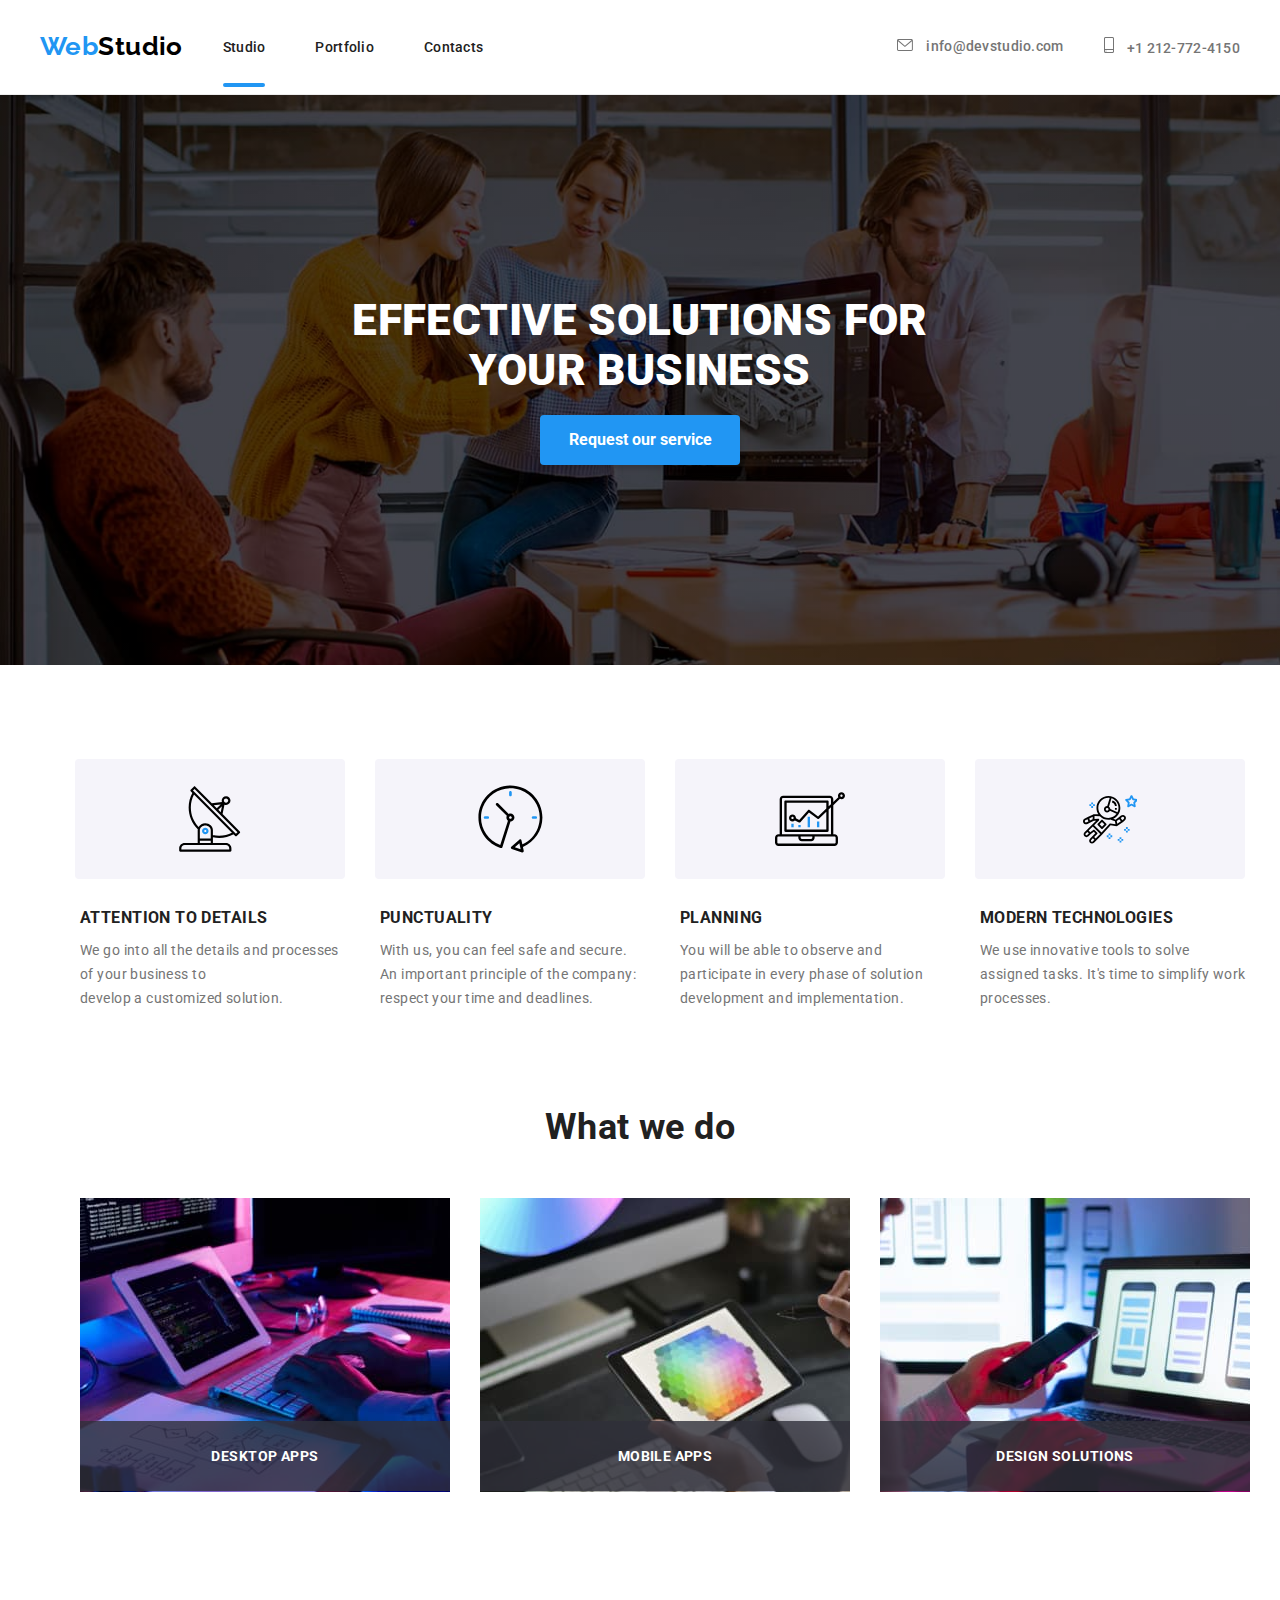
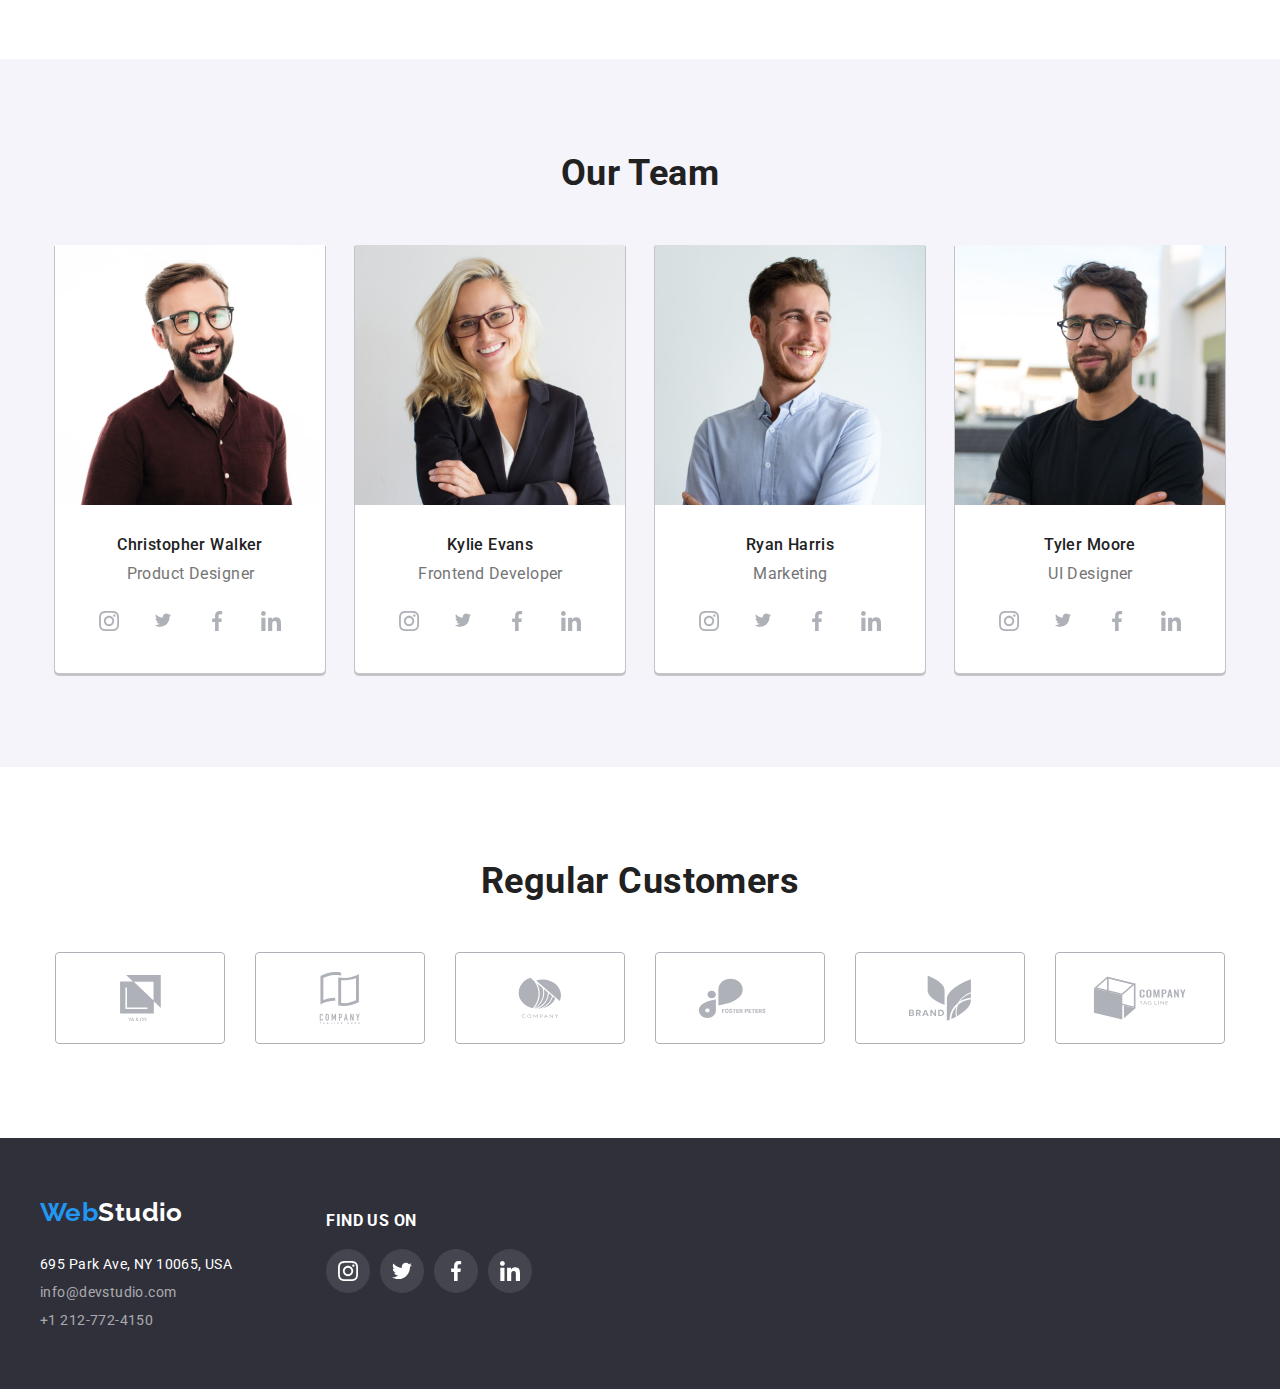
<file: index.html>
<!DOCTYPE html>
<html lang="en">
  <head>
    <meta charset="UTF-8" />
    <meta http-equiv="X-UA-Compatible" content="IE=edge" />
    <meta name="viewport" content="width=device-width, initial-scale=1.0" />
    <title>WebStudio</title>
    <link rel="preconnect" href="https://fonts.googleapis.com" />
    <link rel="preconnect" href="https://fonts.gstatic.com" crossorigin />
    <link
      href="https://fonts.googleapis.com/css2?family=Raleway:wght@700&family=Roboto:wght@400;500;700;900&display=swap"
      rel="stylesheet"
    />
    <link
      rel="stylesheet"
      href="https://cdnjs.cloudflare.com/ajax/libs/modern-normalize/1.0.0/modern-normalize.min.css"
    />
    <link rel="stylesheet" href="./css/styles.css" />
  </head>
  <body>
    <div data-modal class="modal is-hidden">
      <div class="inner-modal">
        <button data-modal-close class="modal-button">
          <svg height="11px" height="11px">
            <use href="./images/symbol-defs.svg#icon-close"></use>
          </svg>
        </button>
      </div>
    </div>
    <div class="container">
      <!--Header-->
      <header class="page-header">
        <div class="container-inner">
          <nav class="header-navigation">
            <a class="logo" href="/">Web</a>
            <ul class="navigation-list" class="unstyled-list">
              <li class="nav-list-item">
                <a class="hover-part list-a active-link" href="./index.html">Studio</a>
              </li>
              <li class="nav-list-item">
                <a class="hover-part list-a" href="./portofolio.html"
                  >Portfolio</a
                >
              </li>
              <li class="nav-list-item">
                <a class="hover-part list-a" href="#">Contacts</a>
              </li>
            </ul>

            <ul class="right-navigation unstyled-list">
              <li class="contact-list-item">
                <a class="header-icons" href="#">
                  <svg class="svg-header hover-part" width="16" height="12">
                    <use href="./images/symbol-defs.svg#icon-mail"></use>
                  </svg>
                </a>
                <a class="hover-part" href="mailto:info@devstudio.com"
                  >info@devstudio.com</a
                >
              </li>
              <li class="contact-list-item">
                <a class="header-icons" href="#">
                  <svg class="svg-header hover-part" width="10" height="16">
                    <use href="./images/symbol-defs.svg#icon-telefon"></use>
                  </svg>
                </a>
                <a class="hover-part phone-number" href="tel:+12127724150"
                  >+1 212-772-4150</a
                >
              </li>
            </ul>
          </nav>
        </div>
      </header>

      <main>
        <!--Hero Section-->
        <section class="hero-section">
          <div class="container-inner">
            <div class="hero">
              <h1 class="main-title">EFFECTIVE SOLUTIONS FOR YOUR BUSINESS</h1>
              <button data-modal-open class="button-style">Request our service</button>
            </div>
          </div>
        </section>
        <!--Middle Section-->
        <section class="middle-section">
          <div class="container-inner">
            <ul class="unstyled-list middle-icons">
              <li>
                <a class="backgound-mid-icons" href="#">
                  <svg height="70" width="65.31">
                    <use
                      class="hover-part"
                      href="./images/symbol-defs.svg#icon-antenna-1-1-1"
                    ></use>
                  </svg>
                </a>
              </li>
              <li>
                <a class="backgound-mid-icons" href="#">
                  <svg height="70" width="66.90">
                    <use
                      href="./images/symbol-defs.svg#icon-clock-1-1-1-1"
                    ></use>
                  </svg>
                </a>
              </li>
              <li>
                <a class="backgound-mid-icons" href="#">
                  <svg height="53,69" width="70">
                    <use
                      href="./images/symbol-defs.svg#icon-diagram-1-1-1"
                    ></use>
                  </svg>
                </a>
              </li>
              <li>
                <a class="backgound-mid-icons" href="#">
                  <svg height="60.66" width="54.83">
                    <use
                      href="./images/symbol-defs.svg#icon-astronaut-1-1-2"
                    ></use>
                  </svg>
                </a>
              </li>
            </ul>
          </div>
          <div class="container-inner">
            <ul class="unstyled-list text-section-list">
              <li class="mid-section-list">
                <h3 class="subtitle-section">ATTENTION TO DETAILS</h3>
                <p class="text-section">
                  We go into all the details and processes <br />
                  of your business to<br />
                  develop a customized solution.
                </p>
              </li>
              <li class="mid-section-list">
                <h3 class="subtitle-section">PUNCTUALITY</h3>
                <p class="text-section">
                  With us, you can feel safe and secure.<br />
                  An important principle of the company:<br />
                  respect your time and deadlines.
                </p>
              </li>
              <li class="mid-section-list">
                <h3 class="subtitle-section">PLANNING</h3>
                <p class="text-section">
                  You will be able to observe and <br />
                  participate in every phase of solution <br />development and
                  implementation.
                </p>
              </li>
              <li class="mid-section-list">
                <h3 class="subtitle-section">MODERN TECHNOLOGIES</h3>
                <p class="text-section">
                  We use innovative tools to solve<br />
                  assigned tasks. It's time to simplify work<br />
                  processes.
                </p>
              </li>
            </ul>
          </div>
        </section>
        <!--Our Work Section-->
        <section class="ourwork-section">
          <div class="container-inner">
            <h2 class="title-section">What we do</h2>
            <ul class="unstyled-list our-work-images">
              <li class="images-section">
                <img
                  width="370"
                  src="./images/Gadgeturi (1).jpg"
                  alt="Gadgeturi 1"
                />
                <p class="ourwork-text">DESKTOP APPS</p>
              </li class="images-section">
              <li>
                <img
                  width="370"
                  src="./images/Gadgeturi (2).jpg"
                  alt="Gadgeturi 2"
                />
                <p class="ourwork-text">Mobile APPS</p>
              </li>
              <li class="images-section">
                <img
                  width="370"
                  src="./images/Gadgeturi (3).jpg"
                  alt="Gadgeturi  3"
                />
                <p class="ourwork-text">DESIGN SOLUTIONS</p>
              </li>
            </ul>
          </div>
        </section>
        <!--Our Time Section-->
        <section class="ourtime-section">
          <div class="container-inner">
            <h2 class="title-section">Our Team</h2>
            <ul class="unstyled-list our-time-images">
              <li class="box-section">
                <img
                  width="270"
                  src="./images/teme members (1).jpg"
                  alt="Christopher Walker"
                />
                <h3 class="name-section name">Christopher Walker</h3>
                <p class="role-section">Product Designer</p>
                <div class="socialmedia-icon-ourtime">
                  <ul class="unstyled-list ul-icons-ourtime">
                    <li>
                      <a class="backgound-ourtime-icons" href="#">
                        <svg width="20px" height="20px">
                          <use
                            href="./images/symbol-defs.svg#icon-instagram-1"
                          ></use>
                        </svg>
                      </a>
                    </li>
                    <li>
                      <a class="backgound-ourtime-icons" href="#">
                        <svg width="20px" height="16.25px">
                          <use
                            href="./images/symbol-defs.svg#icon-twitter-1"
                          ></use>
                        </svg>
                      </a>
                    </li>
                    <li>
                      <a class="backgound-ourtime-icons" href="#">
                        <svg width="20px" height="20px">
                          <use
                            href="./images/symbol-defs.svg#icon-facebook-1"
                          ></use>
                        </svg>
                      </a>
                    </li>
                    <li>
                      <a class="backgound-ourtime-icons" href="#">
                        <svg width="20px" height="20px">
                          <use
                            href="./images/symbol-defs.svg#icon-linkedin-1"
                          ></use>
                        </svg>
                      </a>
                    </li>
                  </ul>
                </div>
              </li>

              <li class="box-section">
                <img
                  width="270"
                  src="./images/teme members (2).jpg"
                  alt="Kylie Evans"
                />
                <h3 class="name-section">Kylie Evans</h3>
                <p class="role-section">Frontend Developer</p>
                <div class="socialmedia-icon-ourtime">
                  <ul class="unstyled-list ul-icons-ourtime">
                    <li>
                      <a class="backgound-ourtime-icons" href="#">
                        <svg width="20px" height="20px">
                          <use
                            href="./images/symbol-defs.svg#icon-instagram-1"
                          ></use>
                        </svg>
                      </a>
                    </li>
                    <li>
                      <a class="backgound-ourtime-icons" href="#">
                        <svg width="20px" height="16.25px">
                          <use
                            href="./images/symbol-defs.svg#icon-twitter-1"
                          ></use>
                        </svg>
                      </a>
                    </li>
                    <li>
                      <a class="backgound-ourtime-icons" href="#">
                        <svg width="20px" height="20px">
                          <use
                            href="./images/symbol-defs.svg#icon-facebook-1"
                          ></use>
                        </svg>
                      </a>
                    </li>
                    <li>
                      <a class="backgound-ourtime-icons" href="#">
                        <svg width="20px" height="20px">
                          <use
                            href="./images/symbol-defs.svg#icon-linkedin-1"
                          ></use>
                        </svg>
                      </a>
                    </li>
                  </ul>
                </div>
              </li>
              <li class="box-section">
                <img
                  width="270"
                  src="./images/teme members (3).jpg"
                  alt="Ryan Harris"
                />
                <h3 class="name-section name">Ryan Harris</h3>
                <p class="role-section">Marketing</p>
                <div class="socialmedia-icon-ourtime">
                  <ul class="unstyled-list ul-icons-ourtime">
                    <li>
                      <a class="backgound-ourtime-icons" href="#">
                        <svg width="20px" height="20px">
                          <use
                            href="./images/symbol-defs.svg#icon-instagram-1"
                          ></use>
                        </svg>
                      </a>
                    </li>
                    <li>
                      <a class="backgound-ourtime-icons" href="#">
                        <svg width="20px" height="16.25px">
                          <use
                            href="./images/symbol-defs.svg#icon-twitter-1"
                          ></use>
                        </svg>
                      </a>
                    </li>
                    <li>
                      <a class="backgound-ourtime-icons" href="#">
                        <svg width="20px" height="20px">
                          <use
                            href="./images/symbol-defs.svg#icon-facebook-1"
                          ></use>
                        </svg>
                      </a>
                    </li>
                    <li>
                      <a class="backgound-ourtime-icons" href="#">
                        <svg width="20px" height="20px">
                          <use
                            href="./images/symbol-defs.svg#icon-linkedin-1"
                          ></use>
                        </svg>
                      </a>
                    </li>
                  </ul>
                </div>
              </li>
              <li class="box-section">
                <img
                  width="270"
                  src="./images/teme members (4).jpg"
                  alt="Tyler Moore"
                />
                <h3 class="name-section name">Tyler Moore</h3>
                <p class="role-section">UI Designer</p>
                <div class="socialmedia-icon-ourtime">
                  <ul class="unstyled-list ul-icons-ourtime">
                    <li>
                      <a class="backgound-ourtime-icons" href="#">
                        <svg width="20px" height="20px">
                          <use
                            href="./images/symbol-defs.svg#icon-instagram-1"
                          ></use>
                        </svg>
                      </a>
                    </li>
                    <li>
                      <a class="backgound-ourtime-icons" href="#">
                        <svg width="20px" height="16.25px">
                          <use
                            href="./images/symbol-defs.svg#icon-twitter-1"
                          ></use>
                        </svg>
                      </a>
                    </li>
                    <li>
                      <a class="backgound-ourtime-icons" href="#">
                        <svg width="20px" height="20px">
                          <use
                            href="./images/symbol-defs.svg#icon-facebook-1"
                          ></use>
                        </svg>
                      </a>
                    </li>
                    <li>
                      <a class="backgound-ourtime-icons" href="#">
                        <svg width="20px" height="20px">
                          <use
                            href="./images/symbol-defs.svg#icon-linkedin-1"
                          ></use>
                        </svg>
                      </a>
                    </li>
                  </ul>
                </div>
              </li>
            </ul>
          </div>
        </section>
        <!--Regular Customers-->
        <section>
          <div class="container-inner">
            <h2 class="title-section">Regular Customers</h2>
            <div class="regular-customers">
              <ul class="unstyled-list regular-icons">
                <li>
                  <a class="backgrouns-regular-icons" href="#">
                    <svg height="46.7" width="41">
                      <use href="./images/symbol-defs.svg#icon-group-5"></use>
                    </svg>
                  </a>
                </li>
                <li>
                  <a class="backgrouns-regular-icons" href="#">
                    <svg height="52" width="42">
                      <use href="./images/symbol-defs.svg#icon-group-1"></use>
                    </svg>
                  </a>
                </li>
                <li>
                  <a class="backgrouns-regular-icons" href="#">
                    <svg height="41.18" width="43.46">
                      <use href="./images/symbol-defs.svg#icon-group-2"></use>
                    </svg>
                  </a>
                </li>
                <li>
                  <a class="backgrouns-regular-icons" href="#">
                    <svg height="40.62" width="84.44">
                      <use href="./images/symbol-defs.svg#icon-group-3"></use>
                    </svg>
                  </a>
                </li>
                <li>
                  <a class="backgrouns-regular-icons" href="#">
                    <svg height="62.54" width="62.54">
                      <use href="./images/symbol-defs.svg#icon-group-4"></use>
                    </svg>
                  </a>
                </li>
                <li>
                  <a class="backgrouns-regular-icons" href="#">
                    <svg height="43.93" width="93.79">
                      <use href="./images/symbol-defs.svg#icon-group"></use>
                    </svg>
                  </a>
                </li>
              </ul>
            </div>
          </div>
        </section>
      </main>
      <!--Footer-->
      <footer class="footer-section">
        <div class="container-inner">
          <address class="adress-container">
            <div class="footer-list-1">
              <a class="logo-2" href="./index.html">Web</a>
              <ul class="unstyled-list adress-list">
                <li>
                  <a
                    class="hover-part adress-section"
                    href="695 Park Ave, NY 10065, USA"
                    >695 Park Ave, NY 10065, USA</a
                  >
                </li>
                <li>
                  <a
                    class="hover-part mail-section"
                    href="mailto:info@devstudio.com"
                    >info@devstudio.com</a
                  >
                </li>
                <li>
                  <a class="hover-part tel-section" href="tel:+12127724150"
                    >+1 212-772-4150</a
                  >
                </li>
              </ul>
            </div>
            <div class="footer-list-2">
              <h3 class="footer-right-title">FIND US ON</h3>
              <ul class="unstyled-list footer-right">
                <li>
                  <a class="background-footer-icons" href="#">
                    <svg hight="20" width="20">
                      <use
                        href="./images/symbol-defs.svg#icon-instagram-1"
                      ></use>
                    </svg>
                  </a>
                </li>
                <li>
                  <a class="background-footer-icons" href="#">
                    <svg hight="16.25" width="20">
                      <use href="./images/symbol-defs.svg#icon-twitter-1"></use>
                    </svg>
                  </a>
                </li>
                <li>
                  <a class="background-footer-icons" href="#">
                    <svg hight="20" width="20">
                      <use
                        href="./images/symbol-defs.svg#icon-facebook-1"
                      ></use>
                    </svg>
                  </a>
                </li>
                <li>
                  <a class="background-footer-icons" href="#">
                    <svg hight="20" width="20">
                      <use
                        href="./images/symbol-defs.svg#icon-linkedin-1"
                      ></use>
                    </svg>
                  </a>
                </li>
              </ul>
            </div>
          </address>
        </div>
      </footer>
    </div>
    <script src="./js/modal.js"></script>
  </body>
</html>
</file>
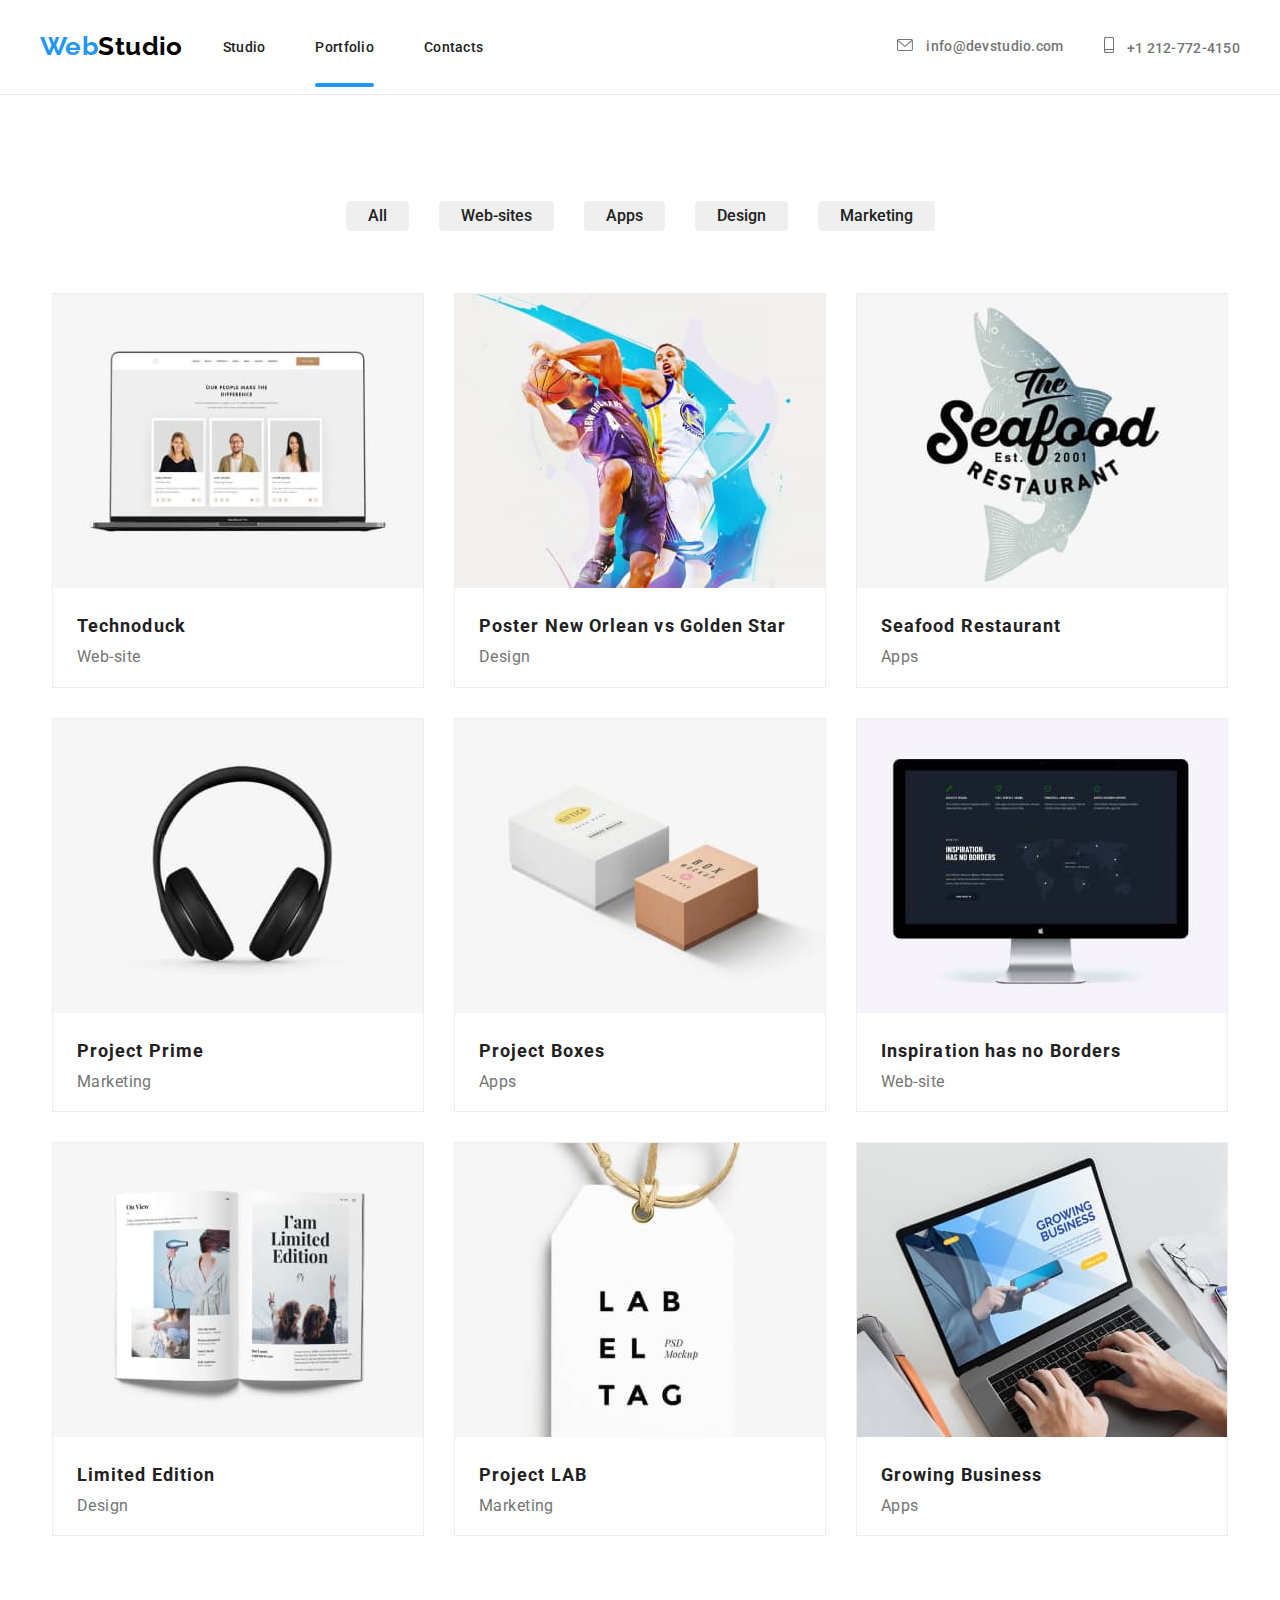
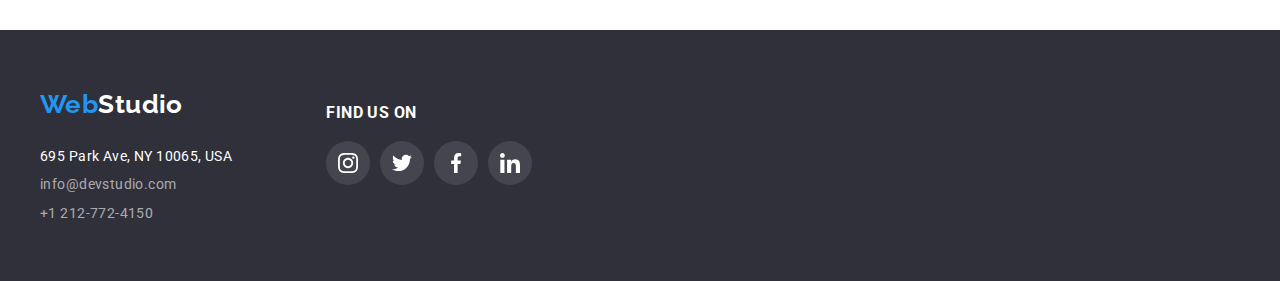
<file: portofolio.html>
<!DOCTYPE html>
<html lang="en">
  <head>
    <meta charset="UTF-8" />
    <meta http-equiv="X-UA-Compatible" content="IE=edge" />
    <meta name="viewport" content="width=device-width, initial-scale=1.0" />
    <title>Web Studio</title>
    <link rel="preconnect" href="https://fonts.googleapis.com" />
    <link rel="preconnect" href="https://fonts.gstatic.com" crossorigin />
    <link
      href="https://fonts.googleapis.com/css2?family=Raleway:wght@700&family=Roboto:wght@400;500;700;900&display=swap"
      rel="stylesheet"
    />
    <link
      rel="stylesheet"
      href="https://cdnjs.cloudflare.com/ajax/libs/modern-normalize/1.0.0/modern-normalize.min.css"
    />
    <link rel="stylesheet" href="./css/styles.css" />
  </head>
  <body>
    <div class="container">
      <!--Header-->
      <header class="page-header">
        <div class="container-inner">
          <nav class="header-navigation">
            <a class="logo" href="/">Web</a>
            <ul class="navigation-list" class="unstyled-list">
              <li class="nav-list-item">
                <a class="hover-part list-a" href="./index.html">Studio</a>
              </li>
              <li class="nav-list-item">
                <a class="hover-part list-a active-link" href="./portofolio.html"
                  >Portfolio</a
                >
              </li>
              <li class="nav-list-item">
                <a class="hover-part list-a" href="#">Contacts</a>
              </li>
            </ul>

            <ul class="right-navigation unstyled-list">
              <li class="contact-list-item">
                <a class="header-icons" href="#">
                  <svg class="svg-header hover-part" width="16" height="12">
                    <use href="./images/symbol-defs.svg#icon-mail"></use>
                  </svg>
                </a>
                <a class="hover-part" href="mailto:info@devstudio.com"
                  >info@devstudio.com</a
                >
              </li>
              <li class="contact-list-item">
                <a class="header-icons" href="#">
                  <svg class="svg-header hover-part" width="10" height="16">
                    <use href="./images/symbol-defs.svg#icon-telefon"></use>
                  </svg>
                </a>
                <a class="hover-part phone-number" href="tel:+12127724150"
                  >+1 212-772-4150</a
                >
              </li>
            </ul>
          </nav>
        </div>
      </header>
      <main>
        <!--Buttons Section-->
        <section class="buttons-section">
          <div class="container-inner">
            <ul class="unstyled-list button-cards">
              <li><button class="buttons" type="button">All</button></li>
              <li><button class="buttons" type="button">Web-sites</button></li>
              <li><button class="buttons" type="button">Apps</button></li>
              <li><button class="buttons" type="button">Design</button></li>
              <li><button class="buttons" type="button">Marketing</button></li>
            </ul>
          </div>
        </section>
        <!--Cards Section-->
          <div class="container-inner">
            <ul class="unstyled-list cards-images">
              <li class="cards-items">
                <div class="photo-overlay">
                <img
                  src="./images/portofolio photos (1).jpg"
                  alt="Web Site"
                  width="370"
                />
                <div class="overlay"> <p class="overlay-text" >Technoduck is a state-of-the-art coronavirus distribution platform. Companies use this platform for digital espionage and attacks on competitors' secure servers.</p></div>
                </div>
                <h3 class="project">Technoduck</h3>
                <p class="job-section">Web-site</p>
              </li>
              <li class="cards-items">
                <div class="photo-overlay" >  <img
                  src="./images/portofolio photos (2).jpg"
                  alt="Design"
                  width="370"
                />
                <div class="overlay"> <p class="overlay-text" >Technoduck is a state-of-the-art coronavirus distribution platform. Companies use this platform for digital espionage and attacks on competitors' secure servers.</p></div>
                </div>
                <h3 class="project">Poster New Orlean vs Golden Star</h3>
                <p class="job-section">Design</p>
              </li>
              <li class="cards-items">
                <div class="photo-overlay" >
                   <img
                  src="./images/portofolio photos (3).jpg"
                  alt="Apps"
                  width="370"
                />
                <div class="overlay"> <p class="overlay-text" >Technoduck is a state-of-the-art coronavirus distribution platform. Companies use this platform for digital espionage and attacks on competitors' secure servers.</p></div>
              </div>
                <h3 class="project">Seafood Restaurant</h3>
                <p class="job-section">Apps</p>
              </li>
              <li class="cards-items">
                <div class="photo-overlay"> 
                  <img
                  src="./images/portofolio photos (4).jpg"
                  alt="Marketing"
                  width="370"
                />
                <div class="overlay"> <p class="overlay-text" >Technoduck is a state-of-the-art coronavirus distribution platform. Companies use this platform for digital espionage and attacks on competitors' secure servers.</p></div>
               </div>
                <h3 class="project">Project Prime</h3>
                <p class="job-section">Marketing</p>
              </li>
              <li class="cards-items">
                <div class="photo-overlay" > 
                  <img
                  src="./images/portofolio photos (5).jpg"
                  alt="Apps"
                  width="370"
                />
                <div class="overlay"> <p class="overlay-text" >Technoduck is a state-of-the-art coronavirus distribution platform. Companies use this platform for digital espionage and attacks on competitors' secure servers.</p></div>
              </div>
                <h3 class="project">Project Boxes</h3>
                <p class="job-section">Apps</p>
              </li>
              <li class="cards-items">
                <div class="photo-overlay">
                   <img
                  src="./images/portofolio photos (6).jpg"
                  alt="Web Site"
                  width="370"
                />
                <div class="overlay"> <p class="overlay-text" >Technoduck is a state-of-the-art coronavirus distribution platform. Companies use this platform for digital espionage and attacks on competitors' secure servers.</p></div>
              </div>
                <h3 class="project">Inspiration has no Borders</h3>
                <p class="job-section">Web-site</p>
              </li>
              <li class="cards-items">
                <div class="photo-overlay"> 
                   <img
                  src="./images/portofolio photos (7).jpg"
                  alt="Design"
                  width="370"
                />
                <div class="overlay"> <p class="overlay-text" >Technoduck is a state-of-the-art coronavirus distribution platform. Companies use this platform for digital espionage and attacks on competitors' secure servers.</p></div>
              </div>
                <h3 class="project">Limited Edition</h3>
                <p class="job-section">Design</p>
              </li>
              <li class="cards-items">
                <div class="photo-overlay">  <img
                  src="./images/portofolio photos (8).jpg"
                  alt="Marketing"
                  width="370"
                />
                <div class="overlay"> <p class="overlay-text" >Technoduck is a state-of-the-art coronavirus distribution platform. Companies use this platform for digital espionage and attacks on competitors' secure servers.</p></div>
              </div>
                <h3 class="project">Project LAB</h3>
                <p class="job-section">Marketing</p>
              </li>
              <li class="cards-items">
                <div class="photo-overlay">
                  <img
                  src="./images/portofolio photos (9).jpg"
                  alt="Apps"
                  width="370"
                />
                <div class="overlay"> <p class="overlay-text" >Technoduck is a state-of-the-art coronavirus distribution platform. Companies use this platform for digital espionage and attacks on competitors' secure servers.</p></div>
              </div>
                <h3 class="project">Growing Business</h3>
                <p class="job-section">Apps</p>
              </li>
            </ul>
          </div>
        </div>
      </main>
      <!--Footer-->
      <footer class="footer-section">
        <div class="container-inner">
          <address class="adress-container">
            <div class="footer-list-1">
              <a class="logo-2" href="./index.html">Web</a>
              <ul class="unstyled-list adress-list">
                <li>
                  <a
                    class="hover-part adress-section"
                    href="695 Park Ave, NY 10065, USA"
                    >695 Park Ave, NY 10065, USA</a
                  >
                </li>
                <li>
                  <a
                    class="hover-part mail-section"
                    href="mailto:info@devstudio.com"
                    >info@devstudio.com</a
                  >
                </li>
                <li>
                  <a class="hover-part tel-section" href="tel:+12127724150"
                    >+1 212-772-4150</a
                  >
                </li>
              </ul>
            </div>
            <div class="footer-list-2">
              <h3 class="footer-right-title">FIND US ON</h3>
              <ul class="unstyled-list footer-right">
                <li>
                  <a class="background-footer-icons" href="#">
                    <svg hight="20" width="20">
                      <use
                        href="./images/symbol-defs.svg#icon-instagram-1"
                      ></use>
                    </svg>
                  </a>
                </li>
                <li>
                  <a class="background-footer-icons" href="#">
                    <svg hight="16.25" width="20">
                      <use href="./images/symbol-defs.svg#icon-twitter-1"></use>
                    </svg>
                  </a>
                </li>
                <li>
                  <a class="background-footer-icons" href="#">
                    <svg hight="20" width="20">
                      <use
                        href="./images/symbol-defs.svg#icon-facebook-1"
                      ></use>
                    </svg>
                  </a>
                </li>
                <li>
                  <a class="background-footer-icons" href="#">
                    <svg hight="20" width="20">
                      <use
                        href="./images/symbol-defs.svg#icon-linkedin-1"
                      ></use>
                    </svg>
                  </a>
                </li>
              </ul>
            </div>
          </address>
        </div>
      </footer>
    </div>
  </body>
</html>
</file>
<file: css/styles.css>
body {
  font-family: "Roboto";
  font-style: normal;
  font-weight: 400;
  letter-spacing: 0.03em;
  font-size: 14px;
  color: #757575;
}
* {
  margin-block-start: 0em;
  margin-block-end: 0em;
  margin-inline-start: 0px;
  margin-inline-end: 0px;
}

.container-inner {
  width: 1200px;
  margin: 0 auto;
  justify-content: center;
}
/*Modal*/
.modal {
  background: rgba(0, 0, 0, 0.2);
  position: fixed;
  width: 100%;
  height: 100%;
  z-index: 99;
  display: flex;
  align-items: center;
  justify-content: center;
  opacity: 1;
  transition: opacity 250ms cubic-bezier(0.4, 0, 0.2, 1);
}
.is-hidden {
  visibility: hidden;
  opacity: 0;
}
.inner-modal {
  width: 528px;
  height: 581px;
  background: #ffffff;
  box-shadow: 0px 1px 3px rgba(0, 0, 0, 0.12), 0px 1px 1px rgba(0, 0, 0, 0.14),
    0px 2px 1px rgba(0, 0, 0, 0.2);
  border-radius: 4px;
  position: absolute;
  transition-duration: 250ms;
  transition-timing-function: cubic-bezier(0.4, 0, 0.2, 1);
}
.modal-button {
  display: flex;
  align-items: center;
  justify-content: center;
  border-radius: 100%;
  border: 1px solid rgba(0, 0, 0, 0.1);
  background: white;
  color: black;
  width: 30px;
  height: 30px;
  position: absolute;
  top: 8px;
  right: 8px;
}

/*logo*/
.logo::after {
  content: "Studio";
  color: black;
}

.logo {
  font-family: "Raleway";
  font-weight: 700;
  font-size: 26px;
  line-height: 1, 19;
  color: #2196f3;
  text-decoration: none;
}
.logo-2::after {
  content: "Studio";
  color: white;
}
.logo-2 {
  font-family: "Raleway";
  font-weight: 700;
  font-size: 26px;
  line-height: 1, 19;
  color: #2196f3;
  text-decoration: none;
  font-style: normal;
}
.logo-2 {
  display: flex;
  padding-top: 60px;
}
/*Header*/
.page-header {
  border-bottom: 1px solid;
  color: rgba(236, 236, 236, 1);
  display: flex;
  padding-top: 32px;
  padding-bottom: 32px;
}
.header-navigation {
  display: flex;
  align-items: center;
  flex-grow: 1;
}
.navigation-list {
  list-style: none;
  display: flex;
  gap: 50px;
  flex-grow: 1;
}

.right-navigation {
  list-style: none;
  display: flex;
  gap: 40px;
  align-items: center;
}
.list-a {
  font-weight: 500;
  line-height: 1, 14;
  letter-spacing: 0.02em;
  color: #212121;
  text-decoration: none;
}
.header-icons {
  padding-right: 10px;
  fill: rgba(117, 117, 117, 1);
}

.header-icons:hover {
  fill: rgba(33, 150, 243, 1);
}
.list-a.active-link {
  position: relative;
}
.list-a.active-link::after {
  content: "";
  width: 100%;
  border: 2px solid #2196f3;
  border-radius: 4px;
  position: absolute;
  bottom: -32px;
  left: 0;
  visibility: visible;
  transition: color 250ms cubic-bezier(0.4, 0, 0.2, 1);
}

.list-one,
.unstyled-list {
  list-style: none;
}

.hover-part:hover {
  color: #2196f3;
}
.hover-part {
  transition: color 250ms cubic-bezier(0.4, 0, 0.2, 1);
}
.right-navigation li a {
  font-weight: 500;
  line-height: 1.14;
  letter-spacing: 0.02em;
  text-decoration: none;
  color: #757575;
}
/*Hero Section*/
.hero-section {
  display: flex;
  flex-direction: column;
  padding-bottom: 200px;
  padding-top: 200px;
  align-items: center;
  flex-direction: column;
  gap: 40px;
}
.hero {
  display: flex;
  flex-direction: column;
  align-items: center;
}
.hero-section {
  background-image: linear-gradient(rgba(0, 0, 0, 0.5), rgba(0, 0, 0, 0.5)),
    url("../images/background.jpg");
  background-repeat: no-repeat;
  background-size: cover;
}
.main-title {
  font-weight: 900;
  font-size: 44px;
  line-height: 1, 36;
  color: #ffffff;
  height: 120px;
  width: 696px;
  text-align: center;
  display: flex;
}

.button-style {
  font-weight: 700;
  font-size: 16px;
  line-height: 1, 87;
  color: #ffffff;
  width: 200px;
  height: 50px;
  background: #2196f3;
  box-shadow: 0px 4px 4px rgba(0, 0, 0, 0.15);
  border-radius: 4px;
  cursor: pointer;
  border: #2196f3;
  box-sizing: border-box;
  padding: 10px 19px 10px 20px;
}

.button-style:hover {
  color: #ffffff;
}

/*Middle Sectioon*/
.middle-section {
  background-color: white;
}

.text-section-list {
  display: flex;
  gap: 30px;
  padding-top: 30px;
}
.middle-icons {
  display: flex;
  gap: 30px;
  padding-top: 94px;
  align-items: center;
  justify-content: center;
}
.backgound-mid-icons {
  display: flex;
  height: 120px;
  width: 270px;
  background-color: rgba(245, 244, 250, 1);
  justify-content: center;
  align-items: center;
  border-radius: 4px;
}

.subtitle-section {
  font-weight: 700;
  line-height: 1, 14;
  text-transform: uppercase;
  color: #212121;
}
.text-section {
  line-height: 1, 71;
  height: 75px;
  width: 270px;
  margin-top: 10px;
  font-weight: 400;
  line-height: 24px;
  text-align: left;
}

/*Our Work*/
.our-work-images {
  display: flex;
  gap: 30px;
  padding-bottom: 94px;
}
.ourwork-section {
  background-color: white;
}

.title-section {
  font-weight: 700;
  font-size: 36px;
  line-height: 1, 16;
  color: #212121;
  display: flex;
  justify-content: center;
  padding-bottom: 50px;
  padding-top: 94px;
}

.ourwork-text {
  position: relative;
  width: 370px;
  height: 70px;
  background: rgba(47, 48, 58, 0.8);
  display: flex;
  align-items: center;
  justify-content: center;
  text-transform: uppercase;
  font-weight: 700;
  line-height: 16px;
  color: white;
  bottom: 74px;
}

/*OurTime*/
.ourtime-section {
  background-color: #f5f4fa;
  padding-bottom: 94px;
}
.our-time-images {
  display: flex;
  gap: 30px;
  font-size: 16px;
  font-weight: 400;
  line-height: 19px;
  padding-inline-start: 0px;
  justify-content: center;
}
.name-section {
  font-weight: 500;
  font-size: 16px;
  line-height: 1, 18;
  color: #212121;
  line-height: 1, 18;
  margin-top: 30px;
}
.name {
  white-space: nowrap;
}
.box-section {
  box-shadow: 0px 2px 0px 1px rgba(0, 0, 0, 0.2);
  border-radius: 0px 0px 4px 4px;
  background-color: #ffffff;
  display: flex;
  flex-direction: column;
  text-align: center;
}
.role-section {
  font-size: 16px;
  line-height: 1, 18;
  margin: 10px 61px 16px 62px;
}
.ul-icons-ourtime {
  display: flex;
  gap: 10px;
  padding-left: 32px;
  padding-right: 32px;
}

.socialmedia-icon-ourtime {
  display: flex;
  justify-content: center;
  padding-bottom: 30px;
}
.backgound-ourtime-icons {
  display: flex;
  height: 44px;
  width: 44px;
  justify-content: center;
  align-items: center;
  border-radius: 50%;
  background-color: white;
  fill: rgba(175, 177, 184, 1);
}
.backgound-ourtime-icons:hover {
  background-color: #2196f3;
  fill: #ffffff;
}
.backgound-ourtime-icons {
  transition: background-color 250ms cubic-bezier(0.4, 0, 0.2, 1);
}

/*Regular*/
.regular-icons {
  display: flex;
  gap: 30px;
  align-items: center;
  justify-content: center;
  padding-inline-start: 0px;
}
.backgrouns-regular-icons {
  display: flex;
  width: 170px;
  height: 92px;
  background-color: white;
  border: 1px solid rgba(175, 177, 184, 1);
  border-radius: 4px;
  justify-content: center;
  align-items: center;
  fill: rgba(175, 177, 184, 1);
}
.backgrouns-regular-icons:hover {
  fill: #2196f3;
  border-color: #2196f3;
}
.backgrouns-regular-icons {
  transition-property: fill, border-color;
  transition-duration: 250ms;
  transition-timing-function: cubic-bezier(0.4, 0, 0.2, 1);
}

.regular-customers {
  padding-bottom: 94px;
}
/*Footer*/
.footer-section {
  background-color: #2f303a;
}
.adress-list {
  display: flex;
  flex-direction: column;
  gap: 12px;
  margin-top: 28px;
  margin-bottom: 60px;
  padding-inline-start: 0px;
}
.adress-section {
  line-height: 1, 14;
  color: #ffffff;
  text-decoration: none;
  font-style: normal;
}
.mail-section {
  line-height: 1, 14;
  color: rgba(255, 255, 255, 0.6);
  text-decoration: none;
  font-style: normal;
}
.tel-section {
  line-height: 1, 14;
  color: rgba(255, 255, 255, 0.6);
  text-decoration: none;
  font-style: normal;
}
.footer-right-title {
  font-weight: 700px;
  line-height: 16px;
  text-transform: uppercase;
  color: white;
  padding-top: 75px;
  font-style: normal;
}
.footer-right {
  display: flex;
  gap: 10px;
  padding-bottom: 96px;
  padding-top: 20px;
  padding-inline-start: 0;
}
.footer-list-2 {
  display: flex;
  flex-direction: column;
  justify-content: center;
}
.adress-container {
  display: flex;
  gap: 94px;
}
.background-footer-icons {
  display: flex;
  height: 44px;
  width: 44px;
  justify-content: center;
  align-items: center;
  border-radius: 50%;
  background-color: rgba(255, 255, 255, 0.1);
  fill: #ffffff;
}
.background-footer-icons:hover {
  background: #2196f3;
}
.background-footer-icons {
  transition: background-color 250ms cubic-bezier(0.4, 0, 0.2, 1);
}
/*Buttons Portfolio*/
.buttons-section .photos-section {
  background: #e5e5e5;
}

.buttons {
  font-weight: 500;
  font-size: 16px;
  line-height: 1, 62x;
  color: #212121;
  padding: 6px 22px;
  border: none;
  border-radius: 4px;
}
.buttons:hover {
  color: white;
  background: #2196f3;
  box-shadow: 0px 3px 1px rgba(0, 0, 0, 0.1), 0px 1px 2px rgba(0, 0, 0, 0.08),
    0px 2px 2px rgba(0, 0, 0, 0.12);
  border: #2196f3;
  cursor: pointer;
}
.buttons {
  transition-property: color, background-color, box-shadow;
  transition-duration: 250ms;
  transition-timing-function: cubic-bezier(0.4, 0, 0.2, 1);
}

.button-cards {
  display: flex;
  justify-content: center;
  gap: 30px;
  padding: 6px 22px;
}
.buttons-section {
  padding-top: 100px;
  padding-bottom: 56px;
}

/*Cards section*/
.project {
  font-weight: 700;
  font-size: 18px;
  line-height: 2;
  letter-spacing: 0.06em;
  color: #212121;
  margin-top: 20px;
  margin-left: 24px;
  margin-right: 24px;
}

.job-section {
  font-size: 16px;
  line-height: 1, 85;
  margin: 4px 24px 20px 24px;
}
.cards-images {
  width: 1200px;
  display: flex;
  flex-wrap: wrap;
  gap: 30px;
  padding: 0;
  justify-content: center;
  margin-bottom: 94px;
}

.cards-items:hover {
  box-shadow: 0px 2px 1px 0px rgba(0, 0, 0, 0.2);
  box-shadow: 0px 1px 1px 0px rgba(0, 0, 0, 0.14);
  box-shadow: 0px 1px 3px 0px rgba(0, 0, 0, 0.12);
  cursor: pointer;
}
.cards-items {
  border: 1px solid rgba(238, 238, 238, 1);
  transition-property: box-shadow;
  transition-duration: 250ms;
  transition-timing-function: cubic-bezier(0.4, 0, 0.2, 1);
}
.photo-overlay {
  height: 294px;
  position: relative;
  overflow: hidden;
}
.overlay {
  position: absolute;
  width: 370px;
  height: 294px;
  background: rgba(33, 150, 243, 0.9);
  transition: transform 250ms cubic-bezier(0.4, 0, 0.2, 1);
  opacity: 1;
  bottom: 1px;
  transform: translateY(101%);
}
.photo-overlay:hover .overlay {
  transform: translateY(0px);
}
.overlay-text {
  color: #ffffff;
  font-size: 18px;
  line-height: 28px;
  padding: 63px 24px 91px;
}
</file>
